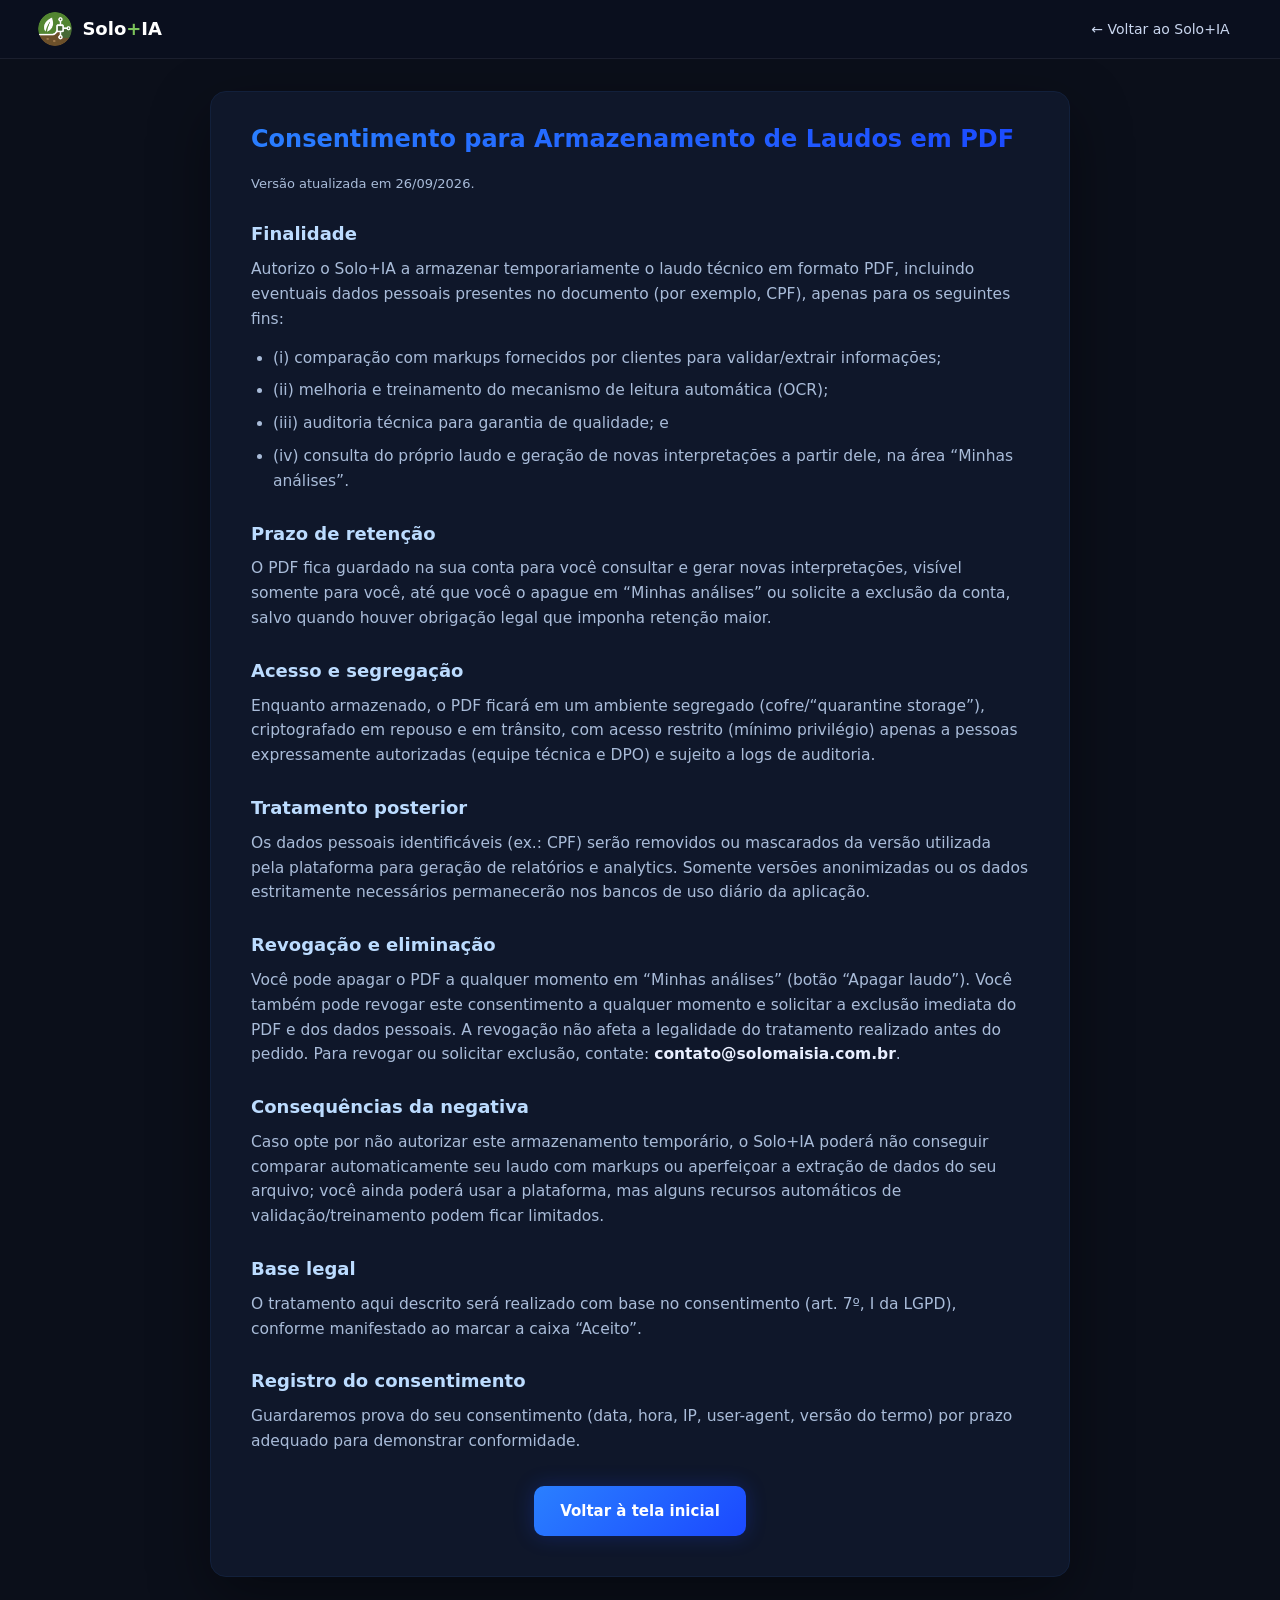
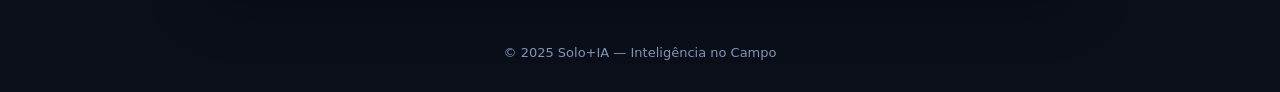
<file: consentimento.html>
<!doctype html>
<html lang="pt-BR">
<head>
  <meta charset="utf-8" />
  <meta name="viewport" content="width=device-width,initial-scale=1" />
  <title>Termo de consentimento — Solo+IA</title>
  <meta name="description" content="Consentimento para armazenamento temporário de laudos em PDF no Solo+IA (LGPD).">
  <link rel="icon" type="image/png" href="favicon.png">
  <link rel="stylesheet" href="pagina.css">
</head>
<body>
  <nav class="topo">
    <a class="topo-marca" href="/"><img src="icone.png" alt="" width="34" height="34"><span>Solo<b>+</b>IA</span></a>
    <a class="topo-voltar" href="/">← Voltar ao Solo+IA</a>
  </nav>

  <main>
    <article class="card">
      <!-- Texto do termo do Wix; em 26/09/2026 o usuario aprovou mudar retencao (PDF guardado na conta ate ser apagado) -->
      <h1>Consentimento para Armazenamento de Laudos em PDF</h1>
      <p style="font-size:13px">Versão atualizada em 26/09/2026.</p>

      <h2>Finalidade</h2>
      <p>Autorizo o Solo+IA a armazenar temporariamente o laudo técnico em formato PDF, incluindo eventuais dados pessoais presentes no documento (por exemplo, CPF), apenas para os seguintes fins:</p>
      <ul>
        <li>(i) comparação com markups fornecidos por clientes para validar/extrair informações;</li>
        <li>(ii) melhoria e treinamento do mecanismo de leitura automática (OCR);</li>
        <li>(iii) auditoria técnica para garantia de qualidade; e</li>
        <li>(iv) consulta do próprio laudo e geração de novas interpretações a partir dele, na área “Minhas análises”.</li>
      </ul>

      <h2>Prazo de retenção</h2>
      <p>O PDF fica guardado na sua conta para você consultar e gerar novas interpretações, visível somente para você, até que você o apague em “Minhas análises” ou solicite a exclusão da conta, salvo quando houver obrigação legal que imponha retenção maior.</p>

      <h2>Acesso e segregação</h2>
      <p>Enquanto armazenado, o PDF ficará em um ambiente segregado (cofre/“quarantine storage”), criptografado em repouso e em trânsito, com acesso restrito (mínimo privilégio) apenas a pessoas expressamente autorizadas (equipe técnica e DPO) e sujeito a logs de auditoria.</p>

      <h2>Tratamento posterior</h2>
      <p>Os dados pessoais identificáveis (ex.: CPF) serão removidos ou mascarados da versão utilizada pela plataforma para geração de relatórios e analytics. Somente versões anonimizadas ou os dados estritamente necessários permanecerão nos bancos de uso diário da aplicação.</p>

      <h2>Revogação e eliminação</h2>
      <p>Você pode apagar o PDF a qualquer momento em “Minhas análises” (botão “Apagar laudo”). Você também pode revogar este consentimento a qualquer momento e solicitar a exclusão imediata do PDF e dos dados pessoais. A revogação não afeta a legalidade do tratamento realizado antes do pedido. Para revogar ou solicitar exclusão, contate: <strong>contato@solomaisia.com.br</strong>.</p>

      <h2>Consequências da negativa</h2>
      <p>Caso opte por não autorizar este armazenamento temporário, o Solo+IA poderá não conseguir comparar automaticamente seu laudo com markups ou aperfeiçoar a extração de dados do seu arquivo; você ainda poderá usar a plataforma, mas alguns recursos automáticos de validação/treinamento podem ficar limitados.</p>

      <h2>Base legal</h2>
      <p>O tratamento aqui descrito será realizado com base no consentimento (art. 7º, I da LGPD), conforme manifestado ao marcar a caixa “Aceito”.</p>

      <h2>Registro do consentimento</h2>
      <p>Guardaremos prova do seu consentimento (data, hora, IP, user-agent, versão do termo) por prazo adequado para demonstrar conformidade.</p>

      <div class="acoes"><a class="botao" href="/">Voltar à tela inicial</a></div>
    </article>
  </main>

  <footer>© 2025 Solo+IA — Inteligência no Campo</footer>
</body>
</html>
</file>
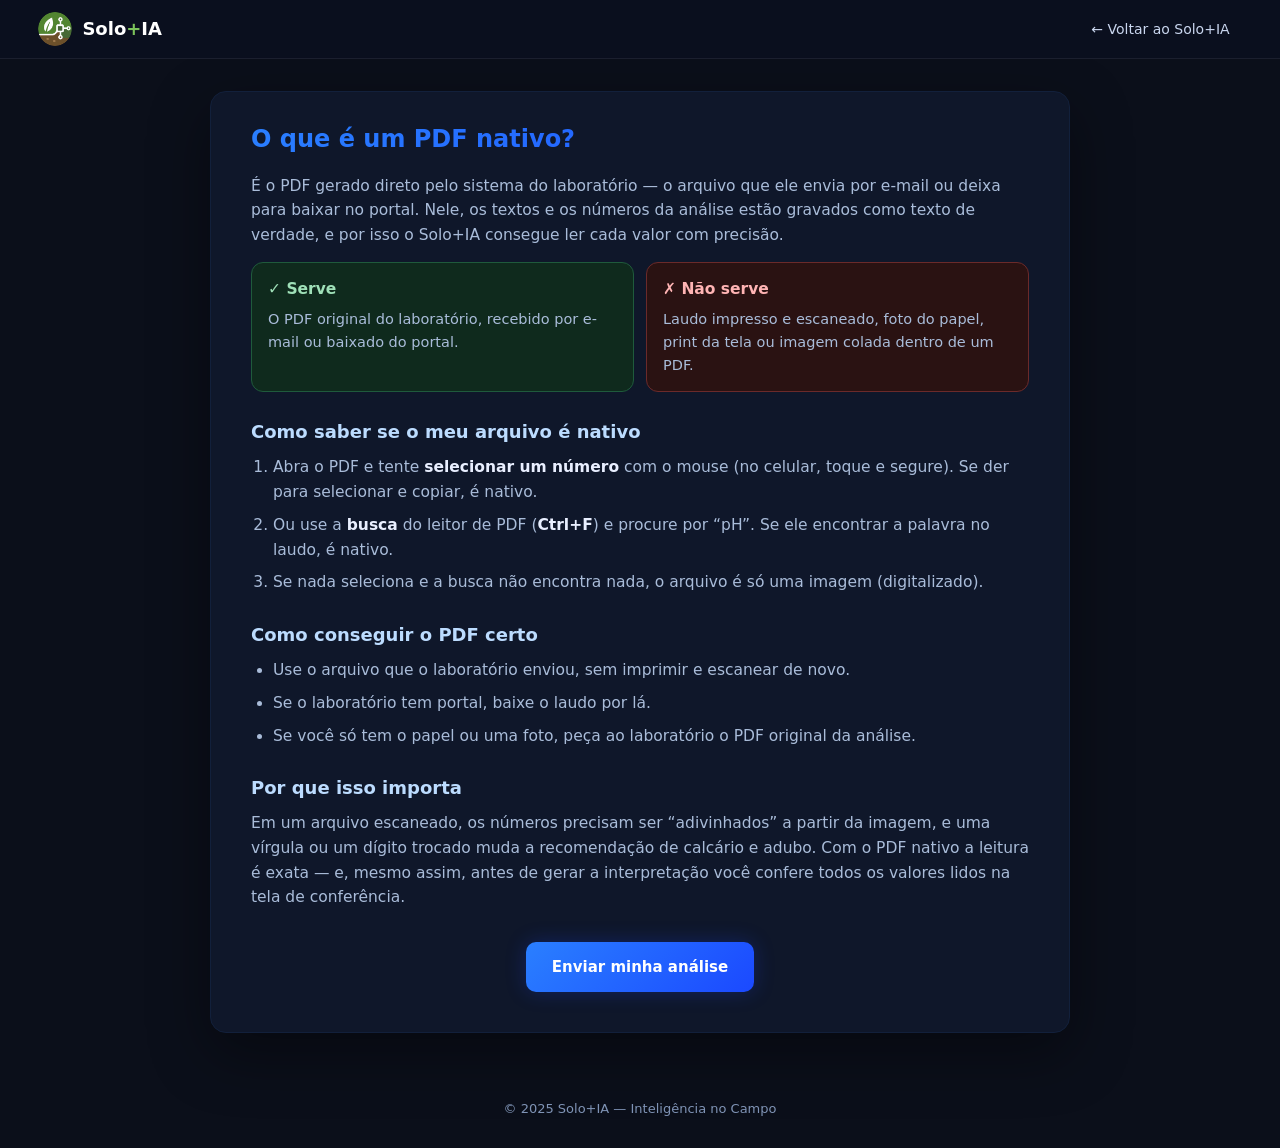
<file: pdf-nativo.html>
<!doctype html>
<html lang="pt-BR">
<head>
  <meta charset="utf-8" />
  <meta name="viewport" content="width=device-width,initial-scale=1" />
  <title>O que é um PDF nativo? — Solo+IA</title>
  <meta name="description" content="Como saber se o laudo de análise de solo é um PDF nativo e como conseguir o arquivo certo com o laboratório.">
  <link rel="icon" type="image/png" href="favicon.png">
  <link rel="stylesheet" href="pagina.css">
</head>
<body>
  <nav class="topo">
    <a class="topo-marca" href="/"><img src="icone.png" alt="" width="34" height="34"><span>Solo<b>+</b>IA</span></a>
    <a class="topo-voltar" href="/">← Voltar ao Solo+IA</a>
  </nav>

  <main>
    <article class="card">
      <h1>O que é um PDF nativo?</h1>
      <p>É o PDF gerado direto pelo sistema do laboratório — o arquivo que ele envia por e-mail ou deixa para baixar no portal. Nele, os textos e os números da análise estão gravados como texto de verdade, e por isso o Solo+IA consegue ler cada valor com precisão.</p>

      <div class="caixas">
        <div class="caixa sim">
          <h3>✓ Serve</h3>
          <p>O PDF original do laboratório, recebido por e-mail ou baixado do portal.</p>
        </div>
        <div class="caixa nao">
          <h3>✗ Não serve</h3>
          <p>Laudo impresso e escaneado, foto do papel, print da tela ou imagem colada dentro de um PDF.</p>
        </div>
      </div>

      <h2>Como saber se o meu arquivo é nativo</h2>
      <ol>
        <li>Abra o PDF e tente <strong>selecionar um número</strong> com o mouse (no celular, toque e segure). Se der para selecionar e copiar, é nativo.</li>
        <li>Ou use a <strong>busca</strong> do leitor de PDF (<strong>Ctrl+F</strong>) e procure por “pH”. Se ele encontrar a palavra no laudo, é nativo.</li>
        <li>Se nada seleciona e a busca não encontra nada, o arquivo é só uma imagem (digitalizado).</li>
      </ol>

      <h2>Como conseguir o PDF certo</h2>
      <ul>
        <li>Use o arquivo que o laboratório enviou, sem imprimir e escanear de novo.</li>
        <li>Se o laboratório tem portal, baixe o laudo por lá.</li>
        <li>Se você só tem o papel ou uma foto, peça ao laboratório o PDF original da análise.</li>
      </ul>

      <h2>Por que isso importa</h2>
      <p>Em um arquivo escaneado, os números precisam ser “adivinhados” a partir da imagem, e uma vírgula ou um dígito trocado muda a recomendação de calcário e adubo. Com o PDF nativo a leitura é exata — e, mesmo assim, antes de gerar a interpretação você confere todos os valores lidos na tela de conferência.</p>

      <div class="acoes"><a class="botao" href="/">Enviar minha análise</a></div>
    </article>
  </main>

  <footer>© 2025 Solo+IA — Inteligência no Campo</footer>
</body>
</html>
</file>
<file: pagina.css>
/* Paginas de texto do site (termo, PDF nativo) */
:root{--bg:#0b0f1a;--panel:#0f172a;--text:#e9efff;--muted:#a9bcd9;--grad:linear-gradient(135deg,#2a7fff,#1b49ff)}
*{box-sizing:border-box}
body{margin:0;background:var(--bg);color:var(--text);font-family:'Segoe UI',system-ui,Arial;line-height:1.6}
a{color:#8fc1ff}
a:hover{color:#bcdcff}
.topo{position:sticky;top:0;z-index:10;display:flex;align-items:center;justify-content:space-between;gap:12px;padding:10px clamp(12px,3vw,40px);background:rgba(11,16,32,.86);backdrop-filter:blur(10px);-webkit-backdrop-filter:blur(10px);border-bottom:1px solid rgba(255,255,255,.07)}
.topo-marca{display:flex;align-items:center;gap:10px;color:#fff;text-decoration:none;font-weight:700;font-size:18px}
.topo-marca:hover{color:#fff}
.topo-marca img{width:34px;height:34px;border-radius:50%}
.topo-marca b{color:#7cc35b}
.topo-voltar{color:#c9d6ee;text-decoration:none;font-size:14px;padding:8px 12px;border-radius:10px}
.topo-voltar:hover{background:#16223d;color:#fff}
main{display:flex;justify-content:center;padding:32px 16px 48px}
.card{background:var(--panel);border:1px solid #12203b;border-radius:16px;box-shadow:0 20px 60px rgba(0,0,0,.4);max-width:860px;width:100%;padding:32px clamp(18px,4vw,40px) 40px}
h1{font-size:24px;line-height:1.3;margin:0 0 18px;background:var(--grad);-webkit-background-clip:text;background-clip:text;-webkit-text-fill-color:transparent}
h2{font-size:18px;margin:26px 0 8px;color:#bcdcff}
p{color:var(--muted);margin:0 0 14px;font-size:15.5px}
ul,ol{margin:0 0 14px;padding-left:22px}
li{margin-bottom:8px;color:var(--muted);font-size:15.5px}
strong{color:#e9efff}
.caixas{display:grid;grid-template-columns:1fr 1fr;gap:12px;margin:8px 0 18px}
.caixa{border-radius:12px;padding:14px 16px;border:1px solid #1f3152;background:#0c1222}
.caixa h3{margin:0 0 6px;font-size:15.5px}
.caixa p{margin:0;font-size:14.5px}
.caixa.sim{border-color:#1f5a3c;background:#0f2a1d}
.caixa.sim h3{color:#9fe0b8}
.caixa.nao{border-color:#6b2a2a;background:#2a1212}
.caixa.nao h3{color:#ffb4b4}
.acoes{text-align:center;margin-top:32px}
.botao{display:inline-block;background:var(--grad);color:#fff;text-decoration:none;padding:13px 26px;border-radius:10px;font-weight:600;font-size:15px;box-shadow:0 0 20px #1b49ff40}
.botao:hover{color:#fff;opacity:.92}
footer{text-align:center;padding:18px 12px 28px;font-size:13px;color:#7f93b5}
@media (max-width:600px){
  h1{font-size:20px}
  h2{font-size:17px}
  p,li{font-size:14.5px}
  .caixas{grid-template-columns:1fr}
  .topo-marca span{display:none}
}
</file>
